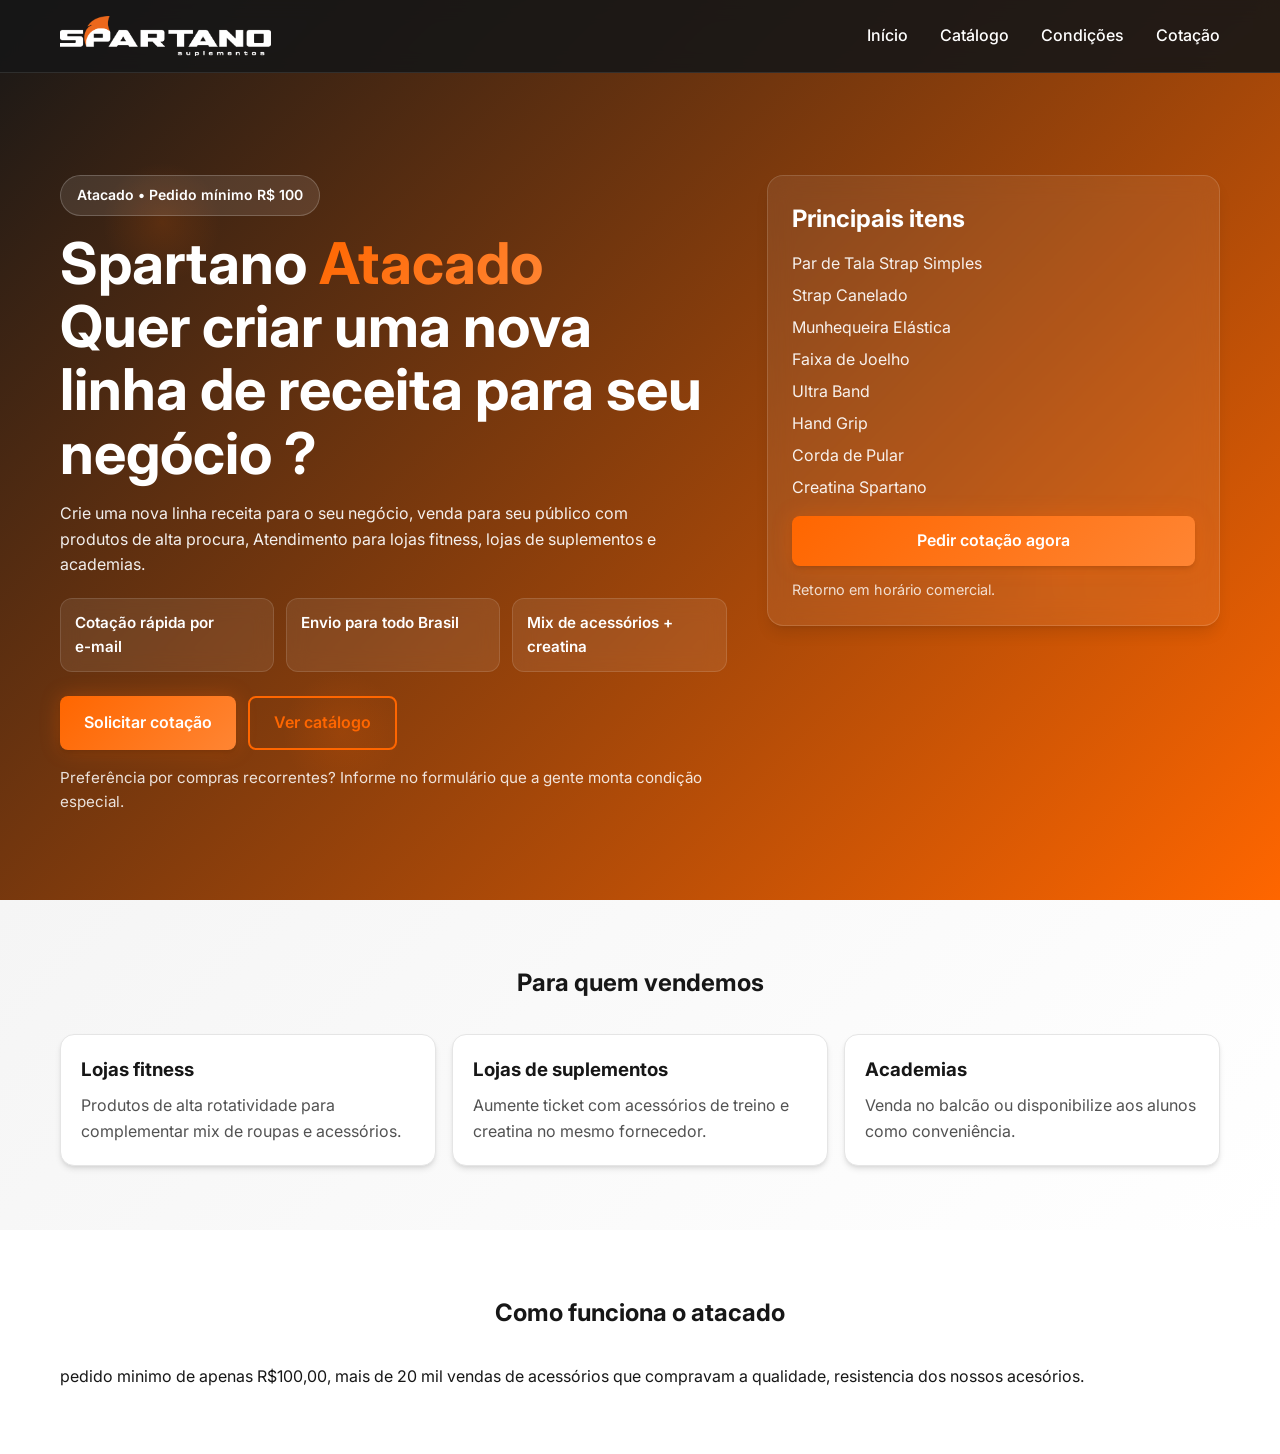
<file: index.html>
<!DOCTYPE html>
<html lang="pt-br">
<head>
  <meta charset="UTF-8" />
  <meta name="viewport" content="width=device-width, initial-scale=1.0" />

  <title>Atacado | Spartano Acessórios & Suplementos</title>
  <meta name="description" content="Solicite uma cotação de acessórios para academia e musculação no atacado. Atendimento rápido, pedido mínimo de R$100 e envio para todo o Brasil.">
<link rel="canonical" href="https://cotacao-pj-acessorio.onrender.com">
<meta name="robots" content="index, follow, max-image-preview:large, max-snippet:-1, max-video-preview:-1">

<meta property="og:type" content="website">
<meta property="og:site_name" content="Spartano Suplementos">
<meta property="og:locale" content="pt_BR">
<meta property="og:title" content="Cotação de Acessórios para Academia | Spartano Suplementos">
<meta property="og:description" content="Peça sua cotação no atacado para academia, box ou personal trainer. Atendimento rápido e envio para todo o Brasil.">
<meta property="og:url" content="https://cotacao-pj-acessorio.onrender.com">

<meta name="twitter:card" content="summary_large_image">
<meta name="twitter:title" content="Cotação de Acessórios para Academia | Spartano Suplementos">
<meta name="twitter:description" content="Solicite sua cotação de acessórios para academia no atacado com pedido mínimo de R$100.">
<meta name="twitter:url" content="https://cotacao-pj-acessorio.onrender.com">

  <link rel="stylesheet" href="./css/global.css" />
  <link rel="stylesheet" href="./css/home.css" />

  <link href="https://fonts.googleapis.com/css2?family=Inter:wght@300;400;500;600;700;800;900&display=swap" rel="stylesheet">
  <link rel="icon" type="image/png" href="./imgs/favicon.jpeg" />
  <script defer src="./js/menu-mobile.js"></script>

</head>

<!-- Google tag (gtag.js) -->
<script async src="https://www.googletagmanager.com/gtag/js?id=G-XZJR5C04BC"></script>
<script>
  window.dataLayer = window.dataLayer || [];
  function gtag(){dataLayer.push(arguments);}
  gtag('js', new Date());

  gtag('config', 'G-XZJR5C04BC');
</script>

<body>
  <!-- Header -->
  <header class="header">
    <div class="container">
      <div class="header-content">
        <div class="logo">
          <a href="index.html">
            <img src="./imgs/spartano_suplementos.png.png" alt="Spartano" class="logo-img">
          </a>
        </div>

        <nav class="nav">
          <ul class="nav-list">
            <li><a href="index.html">Início</a></li>
            <li><a href="./pages/catalogo.html">Catálogo</a></li>
            <li><a href="./pages/condicoes.html">Condições</a></li>
            <li><a href="./pages/cotacao.html">Cotação</a></li>
          </ul>
        </nav>

        <div class="mobile-menu-toggle" aria-label="Abrir menu" role="button" tabindex="0">
          <span></span><span></span><span></span>
        </div>
      </div>
    </div>
  </header>

  <main>
    <!-- Hero -->
    <section class="hero-home">
      <div class="hero-bg">
        <div class="floating-elements">
          <div class="floating-element"></div>
          <div class="floating-element"></div>
          <div class="floating-element"></div>
        </div>
      </div>

      <div class="container">
        <div class="hero-grid">
          <div class="hero-left">
            <div class="badge">Atacado • Pedido mínimo R$ 100</div>

            <h1 class="hero-title">
              Spartano <span class="gradient-text">Atacado</span><br/>
             Quer criar uma nova linha de receita para seu negócio ? 
            </h1>

            <p class="hero-subtitle">
              Crie uma nova linha receita para o seu negócio, venda para seu público com produtos de alta procura, Atendimento para
              lojas fitness, lojas de suplementos e academias.
            </p>

            <div class="hero-points">
              <div class="point">Cotação rápida por <br/>e-mail</div>
              <div class="point">Envio para todo Brasil</div>
              <div class="point">Mix de acessórios + creatina</div>
            </div>

            <div class="hero-cta">
              <a class="btn btn-primary" href="./pages/cotacao.html">Solicitar cotação</a>
              <a class="btn btn-outline" href="./pages/catalogo.html">Ver catálogo</a>
            </div>

            <p class="hero-note">
              Preferência por compras recorrentes? Informe no formulário que a gente monta condição especial.
            </p>
          </div>

          <div class="hero-right">
            <div class="hero-card">
              <h2 class="hero-card-title">Principais itens</h2>
              <ul class="hero-list">
                <li>Par de Tala Strap Simples</li>
                <li>Strap Canelado</li>
                <li>Munhequeira Elástica</li>
                <li>Faixa de Joelho</li>
                <li>Ultra Band</li>
                <li>Hand Grip</li>
                <li>Corda de Pular</li>
                <li>Creatina Spartano</li>
              </ul>
              <a class="btn btn-primary hero-card-btn" href="./pages/cotacao.html">Pedir cotação agora</a>
              <p class="hero-card-mini">Retorno em horário comercial.</p>
            </div>
          </div>
        </div>
      </div>
    </section>

    <!-- Para quem é -->
    <section class="section light">
      <div class="container">
        <h2 class="section-title">Para quem vendemos</h2>

        <div class="cards-3">
          <div class="info-card">
            <h3>Lojas fitness</h3>
            <p>Produtos de alta rotatividade para complementar mix de roupas e acessórios.</p>
          </div>
          <div class="info-card">
            <h3>Lojas de suplementos</h3>
            <p>Aumente ticket com acessórios de treino e creatina no mesmo fornecedor.</p>
          </div>
          <div class="info-card">
            <h3>Academias</h3>
            <p>Venda no balcão ou disponibilize aos alunos como conveniência.</p>
          </div>
        </div>
      </div>
    </section>

    <!-- Como funciona -->
    <section class="section">
      <div class="container">
        <h2 class="section-title">Como funciona o atacado</h2>
        <p>pedido minimo de apenas R$100,00, mais de 20 mil vendas de acessórios que compravam a qualidade, resistencia dos nossos acesórios.</p>

        <div class="s"
</file>
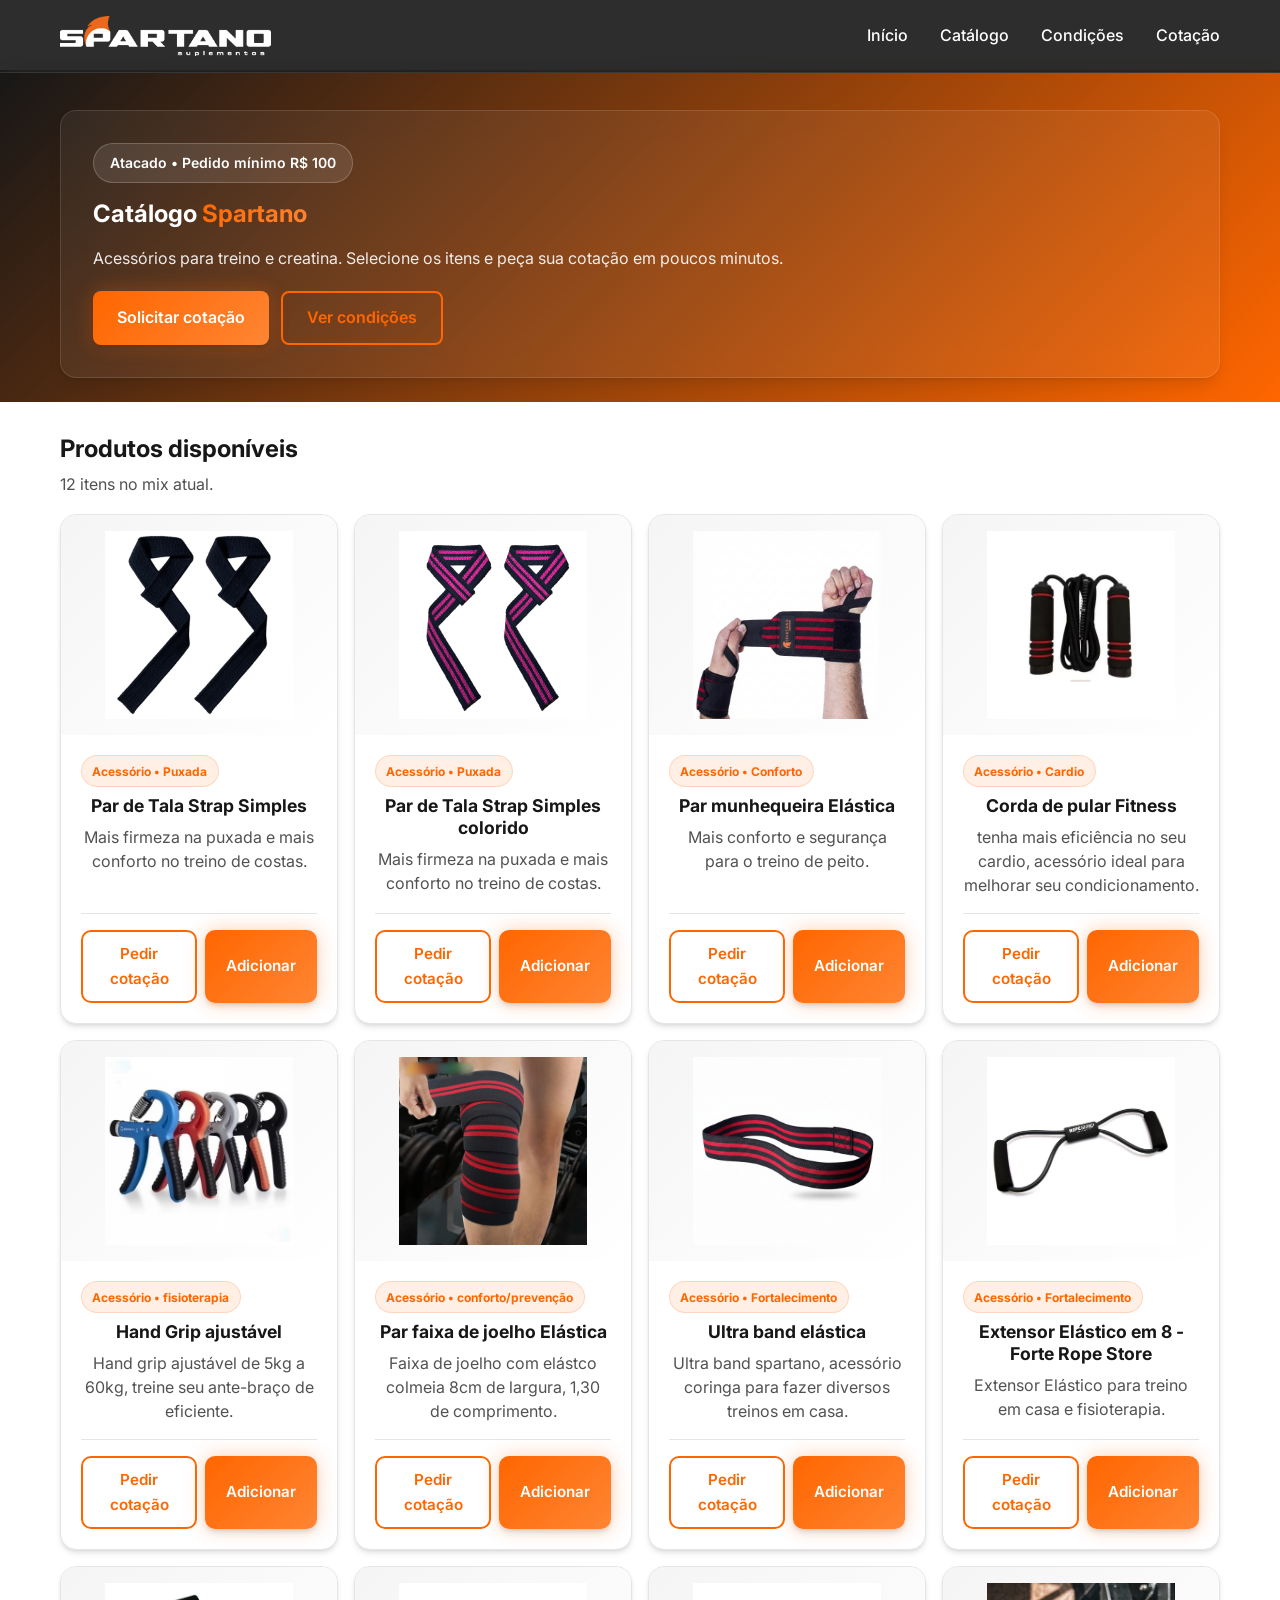
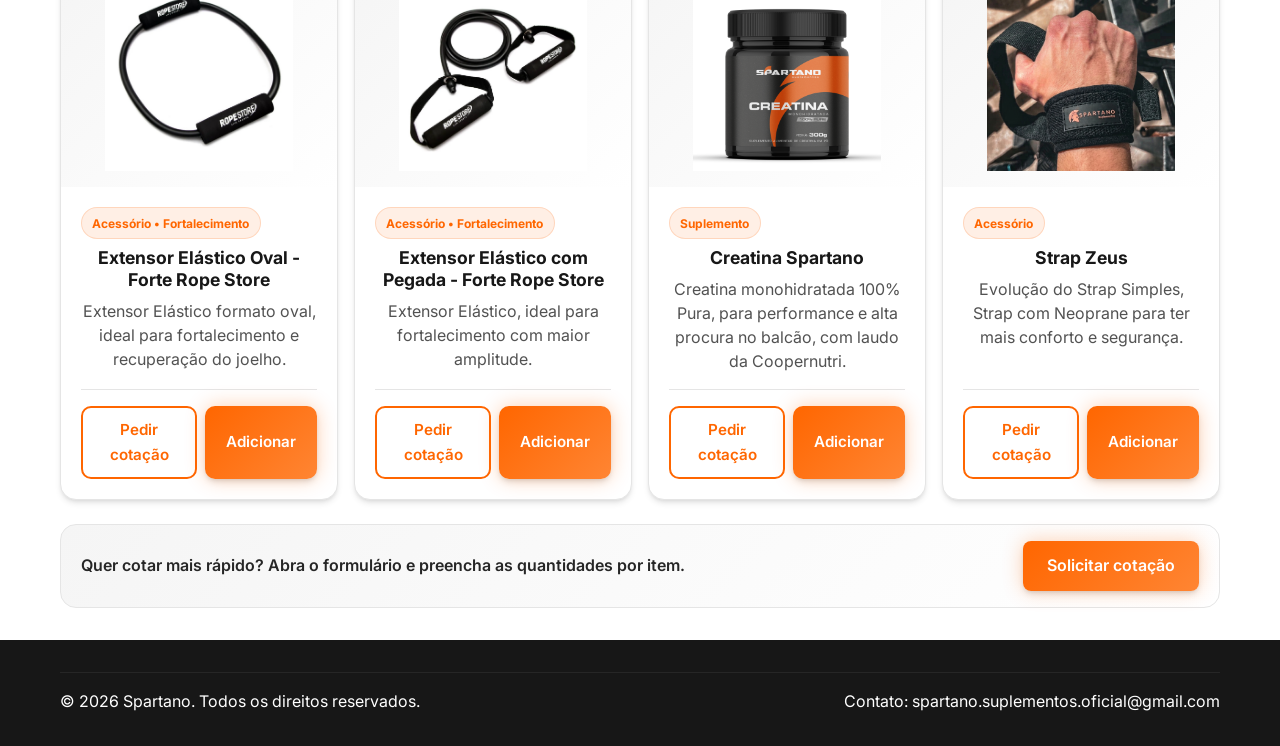
<file: pages/catalogo.html>
<!DOCTYPE html>
<html lang="pt-br">
<head>
  <meta charset="UTF-8" />
  <meta name="viewport" content="width=device-width, initial-scale=1.0" />

  <title>Catálogo Atacado | Spartano</title>
  <meta name="description" content="Catálogo de acessórios e creatina Spartano para atacado. Pedido mínimo R$ 100. Solicite cotação." />

  <link rel="stylesheet" href="../css/global.css" />
  <link rel="stylesheet" href="../css/catalogo.css" />

  <link href="https://fonts.googleapis.com/css2?family=Inter:wght@300;400;500;600;700;800;900&display=swap" rel="stylesheet">
  <link rel="icon" type="image/png" href="../imgs/faviconSpartano.png" />
</head>

<!-- Google tag (gtag.js) -->
<script async src="https://www.googletagmanager.com/gtag/js?id=G-XZJR5C04BC"></script>
<script>
  window.dataLayer = window.dataLayer || [];
  function gtag(){dataLayer.push(arguments);}
  gtag('js', new Date());

  gtag('config', 'G-XZJR5C04BC');
</script>

<body>
  <!-- Header -->
  <header class="header">
    <div class="container">
      <div class="header-content">
        <div class="logo">
          <a href="../index.html">
            <img src="../imgs/spartano_suplementos.png.png" alt="Spartano" class="logo-img">
          </a>
        </div>

        <nav class="nav">
          <ul class="nav-list">
            <li><a href="../index.html">Início</a></li>
            <li><a href="/pages/catalogo.html">Catálogo</a></li>
            <li><a href="/pages/condicoes.html">Condições</a></li>
            <li><a href="/pages/cotacao.html">Cotação</a></li>
          </ul>
        </nav>

        <div class="mobile-menu-toggle" aria-label="Abrir menu" role="button" tabindex="0">
          <span></span><span></span><span></span>
        </div>
      </div>
    </div>
  </header>

  <main class="page">
    <!-- Hero -->
    <section class="page-hero">
      <div class="container">
        <div class="page-hero-card">
          <div class="badge">Atacado • Pedido mínimo R$ 100</div>
          <h1 class="page-title">Catálogo <span class="gradient-text">Spartano</span></h1>
          <p class="page-subtitle">
            Acessórios para treino e creatina. Selecione os itens e peça sua cotação em poucos minutos.
          </p>

          <div class="hero-actions">
            <a class="btn btn-primary" href="./cotacao.html">Solicitar cotação</a>
            <a class="btn btn-outline" href="./condicoes.html">Ver condições</a>
          </div>
        </div>
      </div>
    </section>

    <!-- Lista -->
    <section class="page-content">
      <div class="container">
        <div class="toolbar">
          <div class="toolbar-left">
            <h2 class="section-title">Produtos disponíveis</h2>
            <p class="section-subtitle">12 itens no mix atual.</p>
          </div>
        </div>

        <div class="grid grid-products">

  <article class="product-card">
    <a class="product-media" href="cotacao.html#itens" aria-label="Par de Tala Strap Simples">
      <img src="/imgs/Strap par preto dif.jpg" alt="Par de Tala Strap Simples" loading="lazy">
    </a>

    <div class="product-body">
      <div class="chip">Acessório • Puxada</div>
      <h3 class="product-title">Par de Tala Strap Simples</h3>
      <p class="product-desc">Mais firmeza na puxada e mais conforto no treino de costas.</p>

      <div class="product-actions">
        <a class="btn btn-outline btn-small" href="cotacao.html">Pedir cotação</a>
        <a class="btn btn-primary btn-small" href="cotacao.html#itens" data-sku="qtd_tala_strap_simples">Adicionar</a>
      </div>
    </div>
  </article>

    <article class="product-card">
    <a class="product-media" href="cotacao.html#itens" aria-label="Par de Tala Strap Simples">
      <img src="/imgs/Strap Rosa 1 Par Shein.jpg" alt="Par de Tala Strap Simples" loading="lazy">
    </a>

    <div class="product-body">
      <div class="chip">Acessório • Puxada</div>
      <h3 class="product-title">Par de Tala Strap Simples colorido</h3>
      <p class="product-desc">Mais firmeza na puxada e mais conforto no treino de costas.</p>

      <div class="product-actions">
        <a class="btn btn-outline btn-small" href="cotacao.html">Pedir cotação</a>
        <a class="btn btn-primary btn-small" href="cotacao.html#itens" data-sku="qtd_tala_strap_simples">Adicionar</a>
      </div>
    </div>
  </article>

    <article class="product-card">
    <a class="product-media" href="cotacao.html#itens" aria-label="Par de Tala Strap Simples">
      <img src="/imgs/munhequeiraSpartano.png" alt="Par de Tala Strap Simples" loading="lazy">
    </a>

    <div class="product-body">
      <div class="chip">Acessório • Conforto</div>
      <h3 class="product-title">Par munhequeira Elástica</h3>
      <p class="product-desc">Mais conforto e segurança para o treino de peito.</p>

      <div class="product-actions">
        <a class="btn btn-outline btn-small" href="cotacao.html">Pedir cotação</a>
        <a class="btn btn-primary btn-small" href="cotacao.html#itens" data-sku="qtd_tala_strap_simples">Adicionar</a>
      </div>
    </div>
  </article>

    <article class="product-card">
    <a class="product-media" href="cotacao.html#itens" aria-label="Par de Tala Strap Simples">
      <img src="/imgs/Corda de Pular Principal.avif" alt="Par de Tala Strap Simples" loading="lazy">
    </a>

    <div class="product-body">
      <div class="chip">Acessório • Cardio</div>
      <h3 class="product-title">Corda de pular Fitness</h3>
      <p class="product-desc">tenha mais eficiência no seu cardio, acessório ideal para melhorar seu condicionamento.</p>

      <div class="product-actions">
        <a class="btn btn-outline btn-small" href="cotacao.html">Pedir cotação</a>
        <a class="btn btn-primary btn-small" href="cotacao.html#itens" data-sku="qtd_tala_strap_simples">Adicionar</a>
      </div>
    </div>
  </article>

    <article class="product-card">
    <a class="product-media" href="cotacao.html#itens" aria-label="Par de Tala Strap Simples">
      <img src="/imgs/hand-grip-3.png" alt="Par de Tala Strap Simples" loading="lazy">
    </a>

    <div class="product-body">
      <div class="chip">Acessório • fisioterapia</div>
      <h3 class="product-title">Hand Grip ajustável</h3>
      <p class="product-desc">Hand grip ajustável de 5kg a 60kg, treine seu ante-braço de eficiente.</p>

      <div class="product-actions">
        <a class="btn btn-outline btn-small" href="cotacao.html">Pedir cotação</a>
        <a class="btn btn-primary btn-small" href="cotacao.html#itens" data-sku="qtd_tala_strap_simples">Adicionar</a>
      </div>
    </div>
  </article>

    <article class="product-card">
    <a class="product-media" href="cotacao.html#itens" aria-label="Par de Tala Strap Simples">
      <img src="/imgs/Joelho-El-stico-Esportivo-para-Halterofilismo-Correias-para-Treino-de-Gin-stica-Fitness-Squats-Training-Protetor.jpg_.webp" alt="Par de Tala Strap Simples" loading="lazy">
    </a>

    <div class="product-body">
      <div class="chip">Acessório • conforto/prevenção</div>
      <h3 class="product-title">Par faixa de joelho Elástica</h3>
      <p class="product-desc">Faixa de joelho com elástco colmeia 8cm de largura, 1,30 de comprimento.</p>

      <div class="product-actions">
        <a class="btn btn-outline btn-small" href="cotacao.html">Pedir cotação</a>
        <a class="btn btn-primary btn-small" href="cotacao.html#itens" data-sku="qtd_tala_strap_simples">Adicionar</a>
      </div>
    </div>
  </article>

   <article class="product-card">
    <a class="product-media" href="cotacao.html#itens" aria-label="Par de Tala Strap Simples">
      <img src="/imgs/UltraBand.png" alt="Par de Tala Strap Simples" loading="lazy">
    </a>

    <div class="product-body">
      <div class="chip">Acessório • Fortalecimento</div>
      <h3 class="product-title">Ultra band elástica</h3>
      <p class="product-desc">Ultra band spartano, acessório coringa para fazer diversos treinos em casa.</p>

      <div class="product-actions">
        <a class="btn btn-outline btn-small" href="cotacao.html">Pedir cotação</a>
        <a class="btn btn-primary btn-small" href="cotacao.html#itens" data-sku="qtd_tala_strap_simples">Adicionar</a>
      </div>
    </div>
  </article>

  <article class="product-card">
    <a class="product-media" href="cotacao.html#itens" aria-label="Par de Tala Strap Simples">
      <img src="/imgs/kit_extensores_trainingset_rope_store_3 (1).jpg" alt="Par de Tala Strap Simples" loading="lazy">
    </a>

    <div class="product-body">
      <div class="chip">Acessório • Fortalecimento</div>
      <h3 class="product-title">Extensor Elástico em 8 - Forte Rope Store </h3>
      <p class="product-desc">Extensor Elástico para treino em casa e fisioterapia.</p>

      <div class="product-actions">
        <a class="btn btn-outline btn-small" href="cotacao.html">Pedir cotação</a>
        <a class="btn btn-primary btn-small" href="cotacao.html#itens" data-sku="qtd_tala_strap_simples">Adicionar</a>
      </div>
    </div>
  </article>

  <article class="product-card">
    <a class="product-media" href="cotacao.html#itens" aria-label="Par de Tala Strap Simples">
      <img src="/imgs/kit_extensores_trainingset_rope_store_4.jpg" alt="Par de Tala Strap Simples" loading="lazy">
    </a>

    <div class="product-body">
      <div class="chip">Acessório • Fortalecimento</div>
      <h3 class="product-title">Extensor Elástico Oval - Forte Rope Store</h3>
      <p class="product-desc">Extensor Elástico formato oval, ideal para fortalecimento e recuperação do joelho.</p>

      <div class="product-actions">
        <a class="btn btn-outline btn-small" href="cotacao.html">Pedir cotação</a>
        <a class="btn btn-primary btn-small" href="cotacao.html#itens" data-sku="qtd_tala_strap_simples">Adicionar</a>
      </div>
    </div>
  </article>

  <article class="product-card">
    <a class="product-media" href="cotacao.html#itens" aria-label="Par de Tala Strap Simples">
      <img src="/imgs/kit_extensores_trainingset_rope_store_5.webp" alt="Par de Tala Strap Simples" loading="lazy">
    </a>

    <div class="product-body">
      <div class="chip">Acessório • Fortalecimento</div>
      <h3 class="product-title">Extensor Elástico com Pegada - Forte Rope Store</h3>
      <p class="product-desc">Extensor Elástico, ideal para fortalecimento com maior amplitude.</p>

      <div class="product-actions">
        <a class="btn btn-outline btn-small" href="cotacao.html">Pedir cotação</a>
        <a class="btn btn-primary btn-small" href="cotacao.html#itens" data-sku="qtd_tala_strap_simples">Adicionar</a>
      </div>
    </div>
  </article>


  <article class="product-card">
    <a class="product-media" href="cotacao.html#itens" aria-label="Creatina Spartano">
      <img src="/imgs/Design sem nome - 2025-08-27T164126.522.png" alt="Creatina Spartano" loading="lazy">
    </a>

    <div class="product-body">
      <div class="chip">Suplemento</div>
      <h3 class="product-title">Creatina Spartano</h3>
      <p class="product-desc">Creatina monohidratada 100% Pura, para performance e alta procura no balcão, com laudo da Coopernutri.</p>

      <div class="product-actions">
        <a class="btn btn-outline btn-small" href="cotacao.html">Pedir cotação</a>
        <a class="btn btn-primary btn-small" href="cotacao.html#itens" data-sku="qtd_creatina_spartano">Adicionar</a>
      </div>
    </div>
  </article>

  <article class="product-card">
    <a class="product-media" href="cotacao.html#itens" aria-label="Strap Zeus">
      <img src="/imgs/par strap Zeus.png" alt="Strap Zeus" loading="lazy">
    </a>

    <div class="product-body">
      <div class="chip">Acessório</div>
      <h3 class="product-title">Strap Zeus</h3>
      <p class="product-desc">Evolução do Strap Simples, Strap com Neoprane para ter mais conforto e segurança.</p>

      <div class="product-actions">
        <a class="btn btn-outline btn-small" href="cotacao.html">Pedir cotação</a>
        <a class="btn btn-primary btn-small" href="cotacao.html#itens" data-sku="qtd_strap_zeus">Adicionar</a>
      </div>
    </div>
  </article>

</div>




        <div class="catalog-cta">
          <div class="catalog-cta-text">
            Quer cotar mais rápido? Abra o formulário e preencha as quantidades por item.
          </div>
          <a class="btn btn-primary" href="cotacao.html">Solicitar cotação</a>
        </div>
      </div>
    </section>
  </main>

  <footer class="footer">
    <div class="container">
      <div class="footer-bottom">
        <p>© 2026 Spartano. Todos os direitos reservados.</p>
        <p>Contato: spartano.suplementos.oficial@gmail.com</p>
      </div>
    </div>
  </footer>
  
  <script src="../js/menu-mobile.js"></script>
  <script src="../js/avaliacao.js"></script>
</body>
</html>
</file>
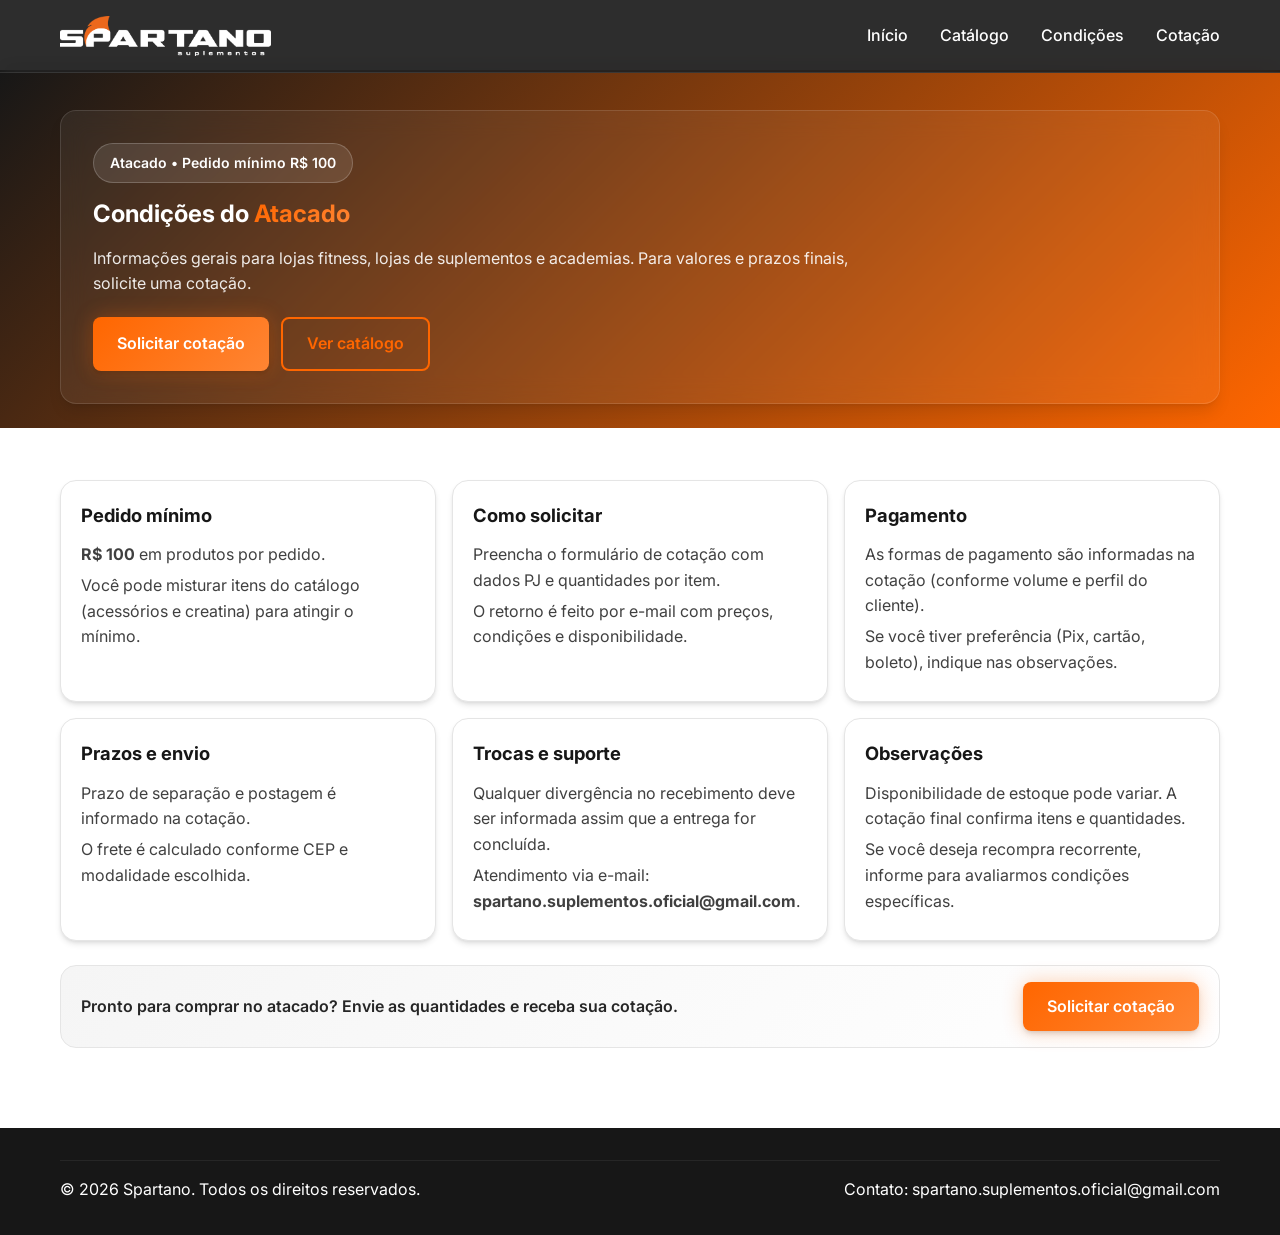
<file: pages/condicoes.html>
<!DOCTYPE html>
<html lang="pt-br">
<head>
  <meta charset="UTF-8" />
  <meta name="viewport" content="width=device-width, initial-scale=1.0" />

  <title>Condições do Atacado | Spartano</title>
  <meta name="description" content="Condições do atacado Spartano: pedido mínimo R$ 100, como solicitar cotação, prazos e envio." />

  <link rel="stylesheet" href="../css/global.css" />
  <link rel="stylesheet" href="../css/condicoes.css" />

  <link href="https://fonts.googleapis.com/css2?family=Inter:wght@300;400;500;600;700;800;900&display=swap" rel="stylesheet">
  <link rel="icon" type="image/png" href="../imgs/faviconSpartano.png" />
</head>

<!-- Google tag (gtag.js) -->
<script async src="https://www.googletagmanager.com/gtag/js?id=G-XZJR5C04BC"></script>
<script>
  window.dataLayer = window.dataLayer || [];
  function gtag(){dataLayer.push(arguments);}
  gtag('js', new Date());

  gtag('config', 'G-XZJR5C04BC');
</script>

<body>
  <!-- Header -->
  <header class="header">
    <div class="container">
      <div class="header-content">
        <div class="logo">
          <a href="../index.html">
            <img src="../imgs/spartano_suplementos.png.png" alt="Spartano" class="logo-img">
          </a>
        </div>

        <nav class="nav">
          <ul class="nav-list">
            <li><a href="../index.html">Início</a></li>
            <li><a href="/pages/catalogo.html">Catálogo</a></li>
            <li><a href="/pages/condicoes.html">Condições</a></li>
            <li><a href="/pages/cotacao.html">Cotação</a></li>
          </ul>
        </nav>

        <div class="mobile-menu-toggle" aria-label="Abrir menu" role="button" tabindex="0">
          <span></span><span></span><span></span>
        </div>
      </div>
    </div>
  </header>

  <main class="page">
    <!-- Hero -->
    <section class="page-hero">
      <div class="container">
        <div class="page-hero-card">
          <div class="badge">Atacado • Pedido mínimo R$ 100</div>
          <h1 class="page-title">Condições do <span class="gradient-text">Atacado</span></h1>
          <p class="page-subtitle">
            Informações gerais para lojas fitness, lojas de suplementos e academias. Para valores e prazos finais,
            solicite uma cotação.
          </p>

          <div class="hero-actions">
            <a class="btn btn-primary" href="cotacao.html">Solicitar cotação</a>
            <a class="btn btn-outline" href="catalogo.html">Ver catálogo</a>
          </div>
        </div>
      </div>
    </section>

    <!-- Conteúdo -->
    <section class="page-content">
      <div class="container">
        <div class="grid">
          <article class="info">
            <h2>Pedido mínimo</h2>
            <p><strong>R$ 100</strong> em produtos por pedido.</p>
            <p>Você pode misturar itens do catálogo (acessórios e creatina) para atingir o mínimo.</p>
          </article>

          <article class="info">
            <h2>Como solicitar</h2>
            <p>Preencha o formulário de cotação com dados PJ e quantidades por item.</p>
            <p>O retorno é feito por e-mail com preços, condições e disponibilidade.</p>
          </article>

          <article class="info">
            <h2>Pagamento</h2>
            <p>As formas de pagamento são informadas na cotação (conforme volume e perfil do cliente).</p>
            <p>Se você tiver preferência (Pix, cartão, boleto), indique nas observações.</p>
          </article>

          <article class="info">
            <h2>Prazos e envio</h2>
            <p>Prazo de separação e postagem é informado na cotação.</p>
            <p>O frete é calculado conforme CEP e modalidade escolhida.</p>
          </article>

          <article class="info">
            <h2>Trocas e suporte</h2>
            <p>Qualquer divergência no recebimento deve ser informada assim que a entrega for concluída.</p>
            <p>Atendimento via e-mail: <strong>spartano.suplementos.oficial@gmail.com</strong>.</p>
          </article>

          <article class="info">
            <h2>Observações</h2>
            <p>Disponibilidade de estoque pode variar. A cotação final confirma itens e quantidades.</p>
            <p>Se você deseja recompra recorrente, informe para avaliarmos condições específicas.</p>
          </article>
        </div>

        <div class="cta-box">
          <div class="cta-text">
            Pronto para comprar no atacado? Envie as quantidades e receba sua cotação.
          </div>
          <a class="btn btn-primary" href="cotacao.html">Solicitar cotação</a>
        </div>
      </div>
    </section>
  </main>

  <footer class="footer">
    <div class="container">
      <div class="footer-bottom">
        <p>© 2026 Spartano. Todos os direitos reservados.</p>
        <p>Contato: spartano.suplementos.oficial@gmail.com</p>
      </div>
    </div>
  </footer>

  <script src="../js/menu-mobile.js"></script>
</body>
</html>
</file>
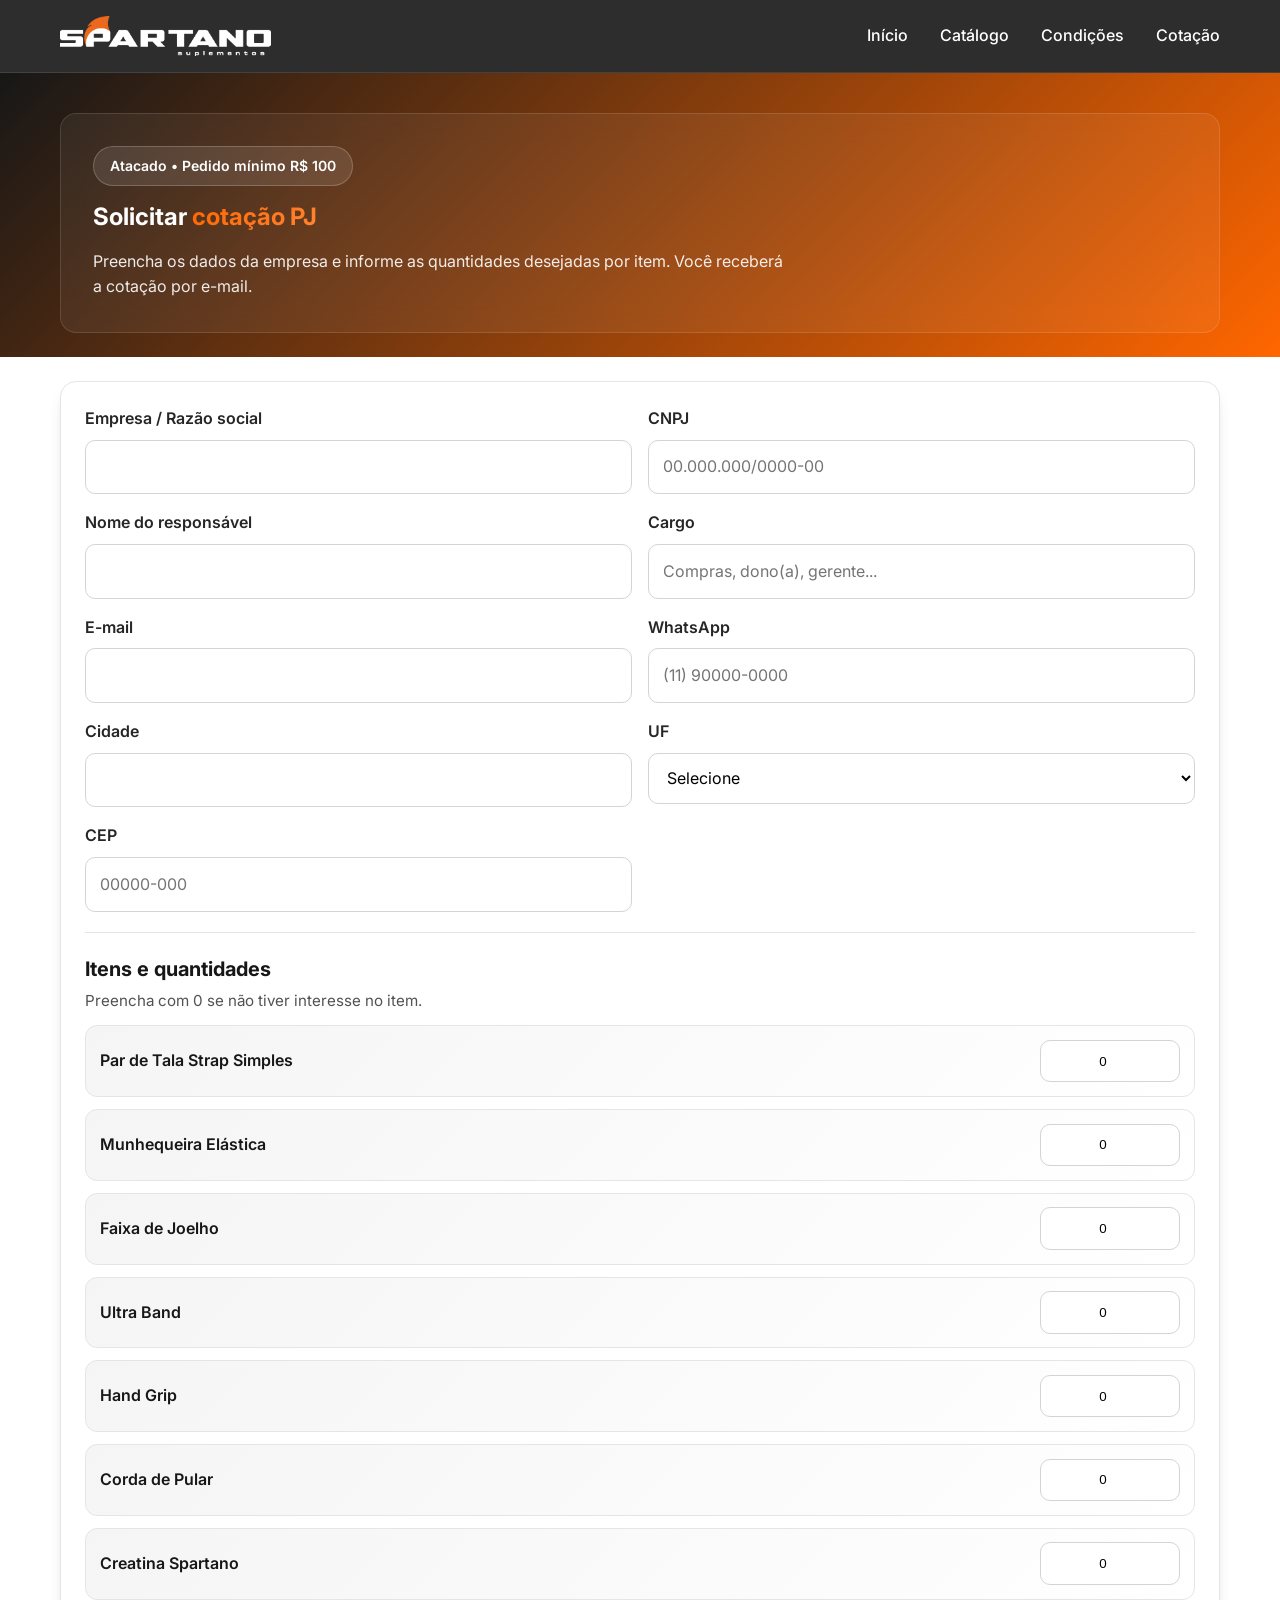
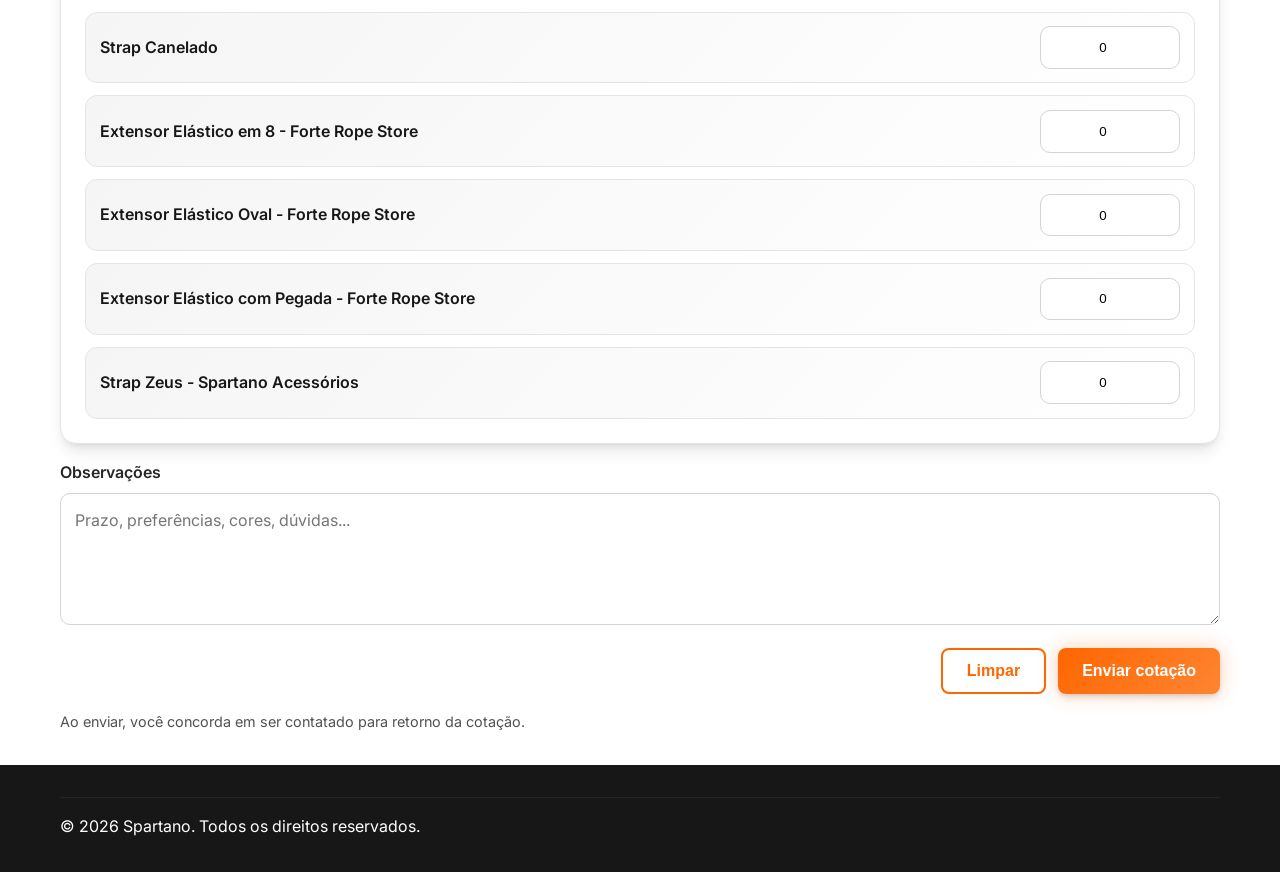
<file: pages/cotacao.html>
<!DOCTYPE html>
<html lang="pt-br">
<head>
  <meta charset="UTF-8" />
  <meta name="viewport" content="width=device-width, initial-scale=1.0" />
  <title>Cotação Atacado | Spartano</title>

  <link rel="stylesheet" href="../css/global.css" />
  <link rel="stylesheet" href="../css/cotacao.css" />

  <link href="https://fonts.googleapis.com/css2?family=Inter:wght@300;400;500;600;700;800;900&display=swap" rel="stylesheet">
  <link rel="icon" type="image/png" href="../imgs/faviconSpartano.png" />
</head>

<!-- Google tag (gtag.js) -->
<script async src="https://www.googletagmanager.com/gtag/js?id=G-XZJR5C04BC"></script>
<script>
  window.dataLayer = window.dataLayer || [];
  function gtag(){dataLayer.push(arguments);}
  gtag('js', new Date());

  gtag('config', 'G-XZJR5C04BC');
</script>

<body>
  <!-- Header (mesmo padrão do seu template) -->
  <header class="header">
    <div class="container">
      <div class="header-content">
        <div class="logo">
          <a href="../index.html">
            <img src="../imgs/spartano_suplementos.png.png" alt="Spartano" class="logo-img">
          </a>
        </div>

        <nav class="nav">
          <ul class="nav-list">
            <li><a href="../index.html">Início</a></li>
            <li><a href="/pages/catalogo.html">Catálogo</a></li>
            <li><a href="/pages/condicoes.html">Condições</a></li>
            <li><a href="/pages/cotacao.html">Cotação</a></li>
          </ul>
        </nav>

        <div class="mobile-menu-toggle" aria-label="Abrir menu" role="button" tabindex="0">
          <span></span><span></span><span></span>
        </div>
      </div>
    </div>
  </header>

  <main class="page">
    <section class="page-hero">
      <div class="container">
        <div class="page-hero-card">
          <div class="badge">Atacado • Pedido mínimo R$ 100</div>
          <h1 class="page-title">Solicitar <span class="gradient-text">cotação PJ</span></h1>
          <p class="page-subtitle">Preencha os dados da empresa e informe as quantidades desejadas por item. Você receberá a cotação por e-mail.</p>
        </div>
      </div>
    </section>

    <section class="page-content">
      <div class="container">
        <div class="form-card">
          <form
            id="cotacaoForm"
            action="https://formspree.io/f/xzdaevvo";
            method="POST"
          >
            <input type="hidden" name="tipo" value="Cotação Atacado - Spartano" />

            <div class="form-grid">
              <div class="field">
                <label for="empresa">Empresa / Razão social</label>
                <input id="empresa" name="empresa" required autocomplete="organization"  />
              </div>

              <div class="field">
                <label for="cnpj">CNPJ</label>
                <input id="cnpj" name="cnpj" required isnputmode="numeric" placeholder="00.000.000/0000-00"
                aria-required="true" />
              </div>

              <div class="field">
                <label for="responsavel">Nome do responsável</label>
                <input id="responsavel" name="responsavel" required autocomplete="name" />
              </div>

              <div class="field">
                <label for="cargo">Cargo</label>
                <input id="cargo" name="cargo" placeholder="Compras, dono(a), gerente..." />
              </div>

              <div class="field">
                <label for="email">E-mail</label>
                <input id="email" type="email" name="email" required autocomplete="email" />
              </div>

              <div class="field">
                <label for="whatsapp">WhatsApp</label>
                <input id="whatsapp" name="whatsapp" required inputmode="tel" placeholder="(11) 90000-0000" />
              </div>

              <div class="field">
                <label for="cidade">Cidade</label>
                <input id="cidade" name="cidade" required />
              </div>

              <div class="field">
                <label for="uf">UF</label>
                <select id="uf" name="uf" required>
                  <option value="" selected disabled>Selecione</option>
                  <option>SP</option><option>RJ</option><option>MG</option><option>PR</option><option>SC</option><option>RS</option>
                  <option>ES</option><option>BA</option><option>PE</option><option>CE</option><option>GO</option><option>DF</option>
                  <option>PA</option><option>AM</option><option>MA</option><option>PB</option><option>RN</option><option>AL</option>
                  <option>SE</option><option>PI</option><option>MT</option><option>MS</option><option>RO</option><option>RR</option>
                  <option>TO</option><option>AP</option><option>AC</option>
                </select>
              </div>

              <div class="field">
                <label for="cep">CEP</label>
                <input id="cep" name="cep" required inputmode="numeric" placeholder="00000-000" />
              </div>
            </div>

            <div class="divider"></div>

            <div class="items-header">
              <h2 class="items-title">Itens e quantidades</h2>
              <p class="items-subtitle">Preencha com 0 se não tiver interesse no item.</p>
            </div>

            <div class="items-grid">
              <!-- Cada item: nome + quantidade -->
              <div class="item-row">
                <div class="item-name">Par de Tala Strap Simples</div>
                <input class="qty" type="number" min="0" step="1" name="qtd_tala_strap_simples" value="0" />
              </div>

              <div class="item-row">
                <div class="item-name">Munhequeira Elástica</div>
                <input class="qty" type="number" min="0" step="1" name="qtd_munhequeira_elastica" value="0" />
              </div>

              <div class="item-row">
                <div class="item-name">Faixa de Joelho</div>
                <input class="qty" type="number" min="0" step="1" name="qtd_faixa_joelho" value="0" />
              </div>

              <div class="item-row">
                <div class="item-name">Ultra Band</div>
                <input class="qty" type="number" min="0" step="1" name="qtd_ultra_band" value="0" />
              </div>

              <div class="item-row">
                <div class="item-name">Hand Grip</div>
                <input class="qty" type="number" min="0" step="1" name="qtd_hand_grip" value="0" />
              </div>

              <div class="item-row">
                <div class="item-name">Corda de Pular</div>
                <input class="qty" type="number" min="0" step="1" name="qtd_corda_pular" value="0" />
              </div>

              <div class="item-row">
                <div class="item-name">Creatina Spartano</div>
                <input class="qty" type="number" min="0" step="1" name="qtd_creatina_spartano" value="0" />
              </div>

              <div class="item-row">
                <div class="item-name">Strap Canelado</div>
                <input class="qty" type="number" min="0" step="1" name="qtd_strap_canelado" value="0" />
              </div>

              <div class="item-row">
                <div class="item-name">Extensor Elástico em 8 - Forte Rope Store</div>
                <input class="qty" type="number" min="0" step="1" name="qtd_extensor_elastico_8" value="0" />
              </div>
            <div class="item-row">
                <div class="item-name">Extensor Elástico Oval - Forte Rope Store</div>
                <input class="qty" type="number" min="0" step="1" name="qtd_extensor_elastico_oval" value="0" />
              </div>
              
              <div class="item-row">
                <div class="item-name">Extensor Elástico com Pegada - Forte Rope Store</div>
                <input class="qty" type="number" min="0" step="1" name="qtd_extensor_elastico_pegada" value="0" />
              </div>

              <div class="item-row">
                <div class="item-name">Strap Zeus - Spartano Acessórios</div>
                <input class="qty" type="number" min="0" step="1" name="qtd_strap_zeus_spartano" value="0" />
              </div>
            </div>

            
             
            </div>

            

            <div class="field mt-16">
              <label for="obs">Observações</label>
              <textarea id="obs" name="observacoes" rows="4" placeholder="Prazo, preferências, cores, dúvidas..."></textarea>
            </div>

            <div class="actions">
              <button class="btn btn-outline" type="reset">Limpar</button>
              <button class="btn btn-primary" type="submit">Enviar cotação</button>
            </div>

            <p class="form-note">
              Ao enviar, você concorda em ser contatado para retorno da cotação.
            </p>
          </form>
        </div>
      </div>
    </section>
  </main>

  <footer class="footer">
    <div class="container">
      <div class="footer-bottom">
        <p>© 2026 Spartano. Todos os direitos reservados.</p>
      </div>
    </div>
  </footer>

  <script src="../js/menu-mobile.js"></script>
</body>
</html>
</file>
<file: css/global.css>
/* assets/css/global.css */

/* Reset e base */
* { margin: 0; padding: 0; box-sizing: border-box; }

:root{
  --primary-color: #FF6600;
  --primary-dark: #E55A00;
  --primary-light: #FF8533;

  --black: #171717;
  --white: #FFFFFF;

  --gray-100: #F5F5F5;
  --gray-200: #E5E5E5;
  --gray-300: #D4D4D4;
  --gray-400: #A3A3A3;
  --gray-500: #737373;
  --gray-600: #525252;
  --gray-700: #404040;
  --gray-800: #262626;
  --gray-900: #171717;

  --gradient-hero: linear-gradient(135deg, var(--black) 0%, var(--primary-color) 100%);
  --gradient-primary: linear-gradient(135deg, var(--primary-color) 0%, var(--primary-light) 100%);
  --gradient-text: linear-gradient(135deg, var(--primary-color) 0%, var(--primary-light) 100%);

  --shadow-md: 0 4px 6px -1px rgba(0,0,0,.1), 0 2px 4px -2px rgba(0,0,0,.1);
  --shadow-lg: 0 10px 15px -3px rgba(0,0,0,.1), 0 4px 6px -4px rgba(0,0,0,.1);
  --shadow-glow: 0 0 20px rgba(255, 102, 0, 0.30);

  --transition: all .3s cubic-bezier(.4,0,.2,1);
  --font-family: Inter, -apple-system, BlinkMacSystemFont, "Segoe UI", Roboto, sans-serif;
}

html { scroll-behavior: smooth; }
body{
  font-family: var(--font-family);
  line-height: 1.6;
  color: var(--gray-900);
  background: var(--white);
  overflow-x: hidden;
}

.container{
  max-width: 1200px;
  margin: 0 auto;
  padding: 0 20px;
}

.gradient-text{
  background: var(--gradient-text);
  -webkit-background-clip: text;
  -webkit-text-fill-color: transparent;
  background-clip: text;
}

/* Header (reaproveita seu padrão) */
.header{
  position: fixed;
  top: 0; left: 0; right: 0;
  z-index: 1000;
  background: rgba(23,23,23,.90);
  backdrop-filter: blur(10px);
  border-bottom: 1px solid rgba(255,255,255,.10);
}
.header-content{
  display:flex;
  align-items:center;
  justify-content: space-between;
  padding: 1rem 0;
}
.logo-img{ height: 40px; width: auto; display:block; }
.nav-list{ display:flex; list-style:none; gap: 2rem; }
.nav-list a{
  color: var(--white);
  text-decoration:none;
  font-weight: 500;
  transition: var(--transition);
}
.nav-list a:hover{ color: var(--primary-color); }

.mobile-menu-toggle{
  display:none;
  flex-direction: column;
  gap: 4px;
  cursor: pointer;
}
.mobile-menu-toggle span{
  width: 25px;
  height: 3px;
  background: var(--white);
  transition: var(--transition);
}

/* Botões */
.btn{
  display:inline-flex;
  align-items:center;
  justify-content:center;
  padding: 12px 24px;
  border: none;
  border-radius: 8px;
  font-weight: 600;
  font-size: 1rem;
  text-decoration:none;
  cursor:pointer;
  transition: var(--transition);
}
.btn-primary{
  background: var(--gradient-primary);
  color: var(--white);
  box-shadow: var(--shadow-md), var(--shadow-glow);
}
.btn-primary:hover{
  transform: translateY(-2px);
  box-shadow: var(--shadow-lg), 0 0 30px rgba(255,102,0,.40);
}
.btn-outline{
  background: transparent;
  color: var(--primary-color);
  border: 2px solid var(--primary-color);
}
.btn-outline:hover{
  background: var(--primary-color);
  color: var(--white);
  transform: translateY(-2px);
}

/* Badge simples (pra usar nas páginas) */
.badge{
  display:inline-flex;
  align-items:center;
  gap: .5rem;
  background: rgba(255,255,255,.10);
  color: var(--white);
  border: 1px solid rgba(255,255,255,.20);
  padding: .5rem 1rem;
  border-radius: 999px;
  font-size: .875rem;
  font-weight: 600;
}

/* Footer (mínimo) */
.footer{
  background: var(--gray-900);
  color: var(--white);
  padding: 2rem 0;
  margin-top: 2rem;
}
.footer-bottom{
  display:flex;
  justify-content: space-between;
  align-items:center;
  flex-wrap: wrap;
  gap: 1rem;
  border-top: 1px solid var(--gray-800);
  padding-top: 1rem;
}

/* Responsivo do menu (compatível com seu menu-mobile.js) */
@media (max-width: 768px){
  .nav{ 
    position: absolute;
    top: 100%;
    left: 0; right: 0;
    background: rgba(23,23,23,.95);
    backdrop-filter: blur(10px);
    transform: translateY(-100%);
    opacity: 0;
    visibility: hidden;
    transition: var(--transition);
    border-top: 1px solid rgba(255,255,255,.10);
  }
  .nav.active{
    transform: translateY(0);
    opacity: 1;
    visibility: visible;
  }
  .nav-list{
    flex-direction: column;
    padding: 1rem 0;
    gap: 0;
  }
  .nav-list li{ border-bottom: 1px solid rgba(255,255,255,.08); }
  .nav-list a{ display:block; padding: 1rem 1.25rem; }
  .mobile-menu-toggle{ display:flex; }
}
</file>
<file: css/home.css>
/* assets/css/home.css */

/* HERO */
.hero-home{
  position: relative;
  min-height: 100vh;
  display: flex;
  align-items: center;
  padding-top: 90px; /* compensa header fixo */
  background: var(--gradient-hero);
  overflow: hidden;
}

.hero-bg{ position:absolute; inset:0; z-index:1; }
.floating-elements{ position:absolute; inset:0; }
.floating-element{
  position:absolute;
  width: 120px; height: 120px;
  border-radius: 50%;
  background: radial-gradient(circle, rgba(255,102,0,.14) 0%, transparent 70%);
  animation: float 7s ease-in-out infinite;
}
.floating-element:nth-child(1){ top: 18%; left: 8%; }
.floating-element:nth-child(2){ top: 55%; right: 12%; animation-delay: 1.5s; }
.floating-element:nth-child(3){ bottom: 12%; left: 22%; animation-delay: 3s; }

@keyframes float{
  0%,100%{ transform: translateY(0) rotate(0); }
  50%{ transform: translateY(-18px) rotate(180deg); }
}

.hero-grid{
  position: relative;
  z-index: 2;
  display: grid;
  grid-template-columns: 1.25fr .85fr;
  gap: 2.5rem;
  align-items: start;
  padding: 2rem 0;
}

.hero-left{ color: var(--white); }

.hero-title{
  font-size: clamp(2.2rem, 4.5vw, 3.6rem);
  line-height: 1.1;
  margin: 1rem 0;
}

.hero-subtitle{
  opacity: .92;
  max-width: 60ch;
}

.hero-points{
  margin: 1.25rem 0 1.5rem;
  display: grid;
  grid-template-columns: repeat(3, minmax(0, 1fr));
  gap: .75rem;
}

.point{
  padding: .75rem .85rem;
  border-radius: 12px;
  background: rgba(255,255,255,.08);
  border: 1px solid rgba(255,255,255,.12);
  backdrop-filter: blur(10px);
  font-weight: 600;
  font-size: .95rem;
}

.hero-cta{
  display:flex;
  gap: .75rem;
  flex-wrap: wrap;
  margin-top: .5rem;
}

.hero-note{
  margin-top: 1rem;
  opacity: .85;
  font-size: .95rem;
}

/* CARD DA DIREITA */
.hero-card{
  background: rgba(255,255,255,.07);
  border: 1px solid rgba(255,255,255,.14);
  backdrop-filter: blur(12px);
  border-radius: 16px;
  padding: 1.5rem;
  color: var(--white);
  box-shadow: var(--shadow-lg);
}

.hero-card-title{ margin-bottom: .75rem; }

.hero-list{
  list-style: none;
  display:grid;
  gap: .4rem;
  opacity: .92;
}

.hero-card-btn{
  width: 100%;
  margin-top: 1rem;
}

.hero-card-mini{
  margin-top: .75rem;
  opacity: .8;
  font-size: .9rem;
}

/* SEÇÕES */
.section{
  padding: 4rem 0;
  background: var(--white);
}

.section.light{
  background: linear-gradient(135deg, var(--gray-100) 0%, var(--white) 100%);
}

.section-title{
  text-align:center;
  margin-bottom: 2rem;
}

/* CARDS 3 COLUNAS */
.cards-3{
  display:grid;
  grid-template-columns: repeat(3, minmax(0,1fr));
  gap: 1rem;
}

.info-card{
  background: var(--white);
  border: 1px solid var(--gray-200);
  border-radius: 14px;
  padding: 1.25rem;
  box-shadow: var(--shadow-md);
}

.info-card p{
  color: var(--gray-600);
  margin-top: .5rem;
}

/* PASSOS */
.steps{
  display:grid;
  grid-template-columns: repeat(3, minmax(0,1fr));
  gap: 1rem;
}

.step{
  border-radius: 14px;
  border: 1px solid var(--gray-200);
  padding: 1.25rem;
  box-shadow: var(--shadow-md);
  background: var(--white);
}

.step-number{
  width: 40px; height: 40px;
  display:flex;
  align-items:center;
  justify-content:center;
  border-radius: 12px;
  background: var(--gradient-primary);
  color: var(--white);
  font-weight: 900;
  margin-bottom: .75rem;
}

.step-text{
  color: var(--gray-700);
  font-weight: 600;
}

/* CTA STRIP */
.cta-strip{
  margin-top: 1.5rem;
  padding: 1rem 1.25rem;
  border-radius: 14px;
  background: linear-gradient(135deg, var(--gray-100) 0%, var(--white) 100%);
  border: 1px solid var(--gray-200);
  display:flex;
  align-items:center;
  justify-content: space-between;
  gap: 1rem;
  flex-wrap: wrap;
}

.cta-strip-text{
  color: var(--gray-800);
  font-weight: 600;
}

/* RESPONSIVO */
@media (max-width: 900px){
  .hero-grid{ grid-template-columns: 1fr; }
  .hero-points{ grid-template-columns: 1fr; }

  .cards-3{ grid-template-columns: 1fr; }
  .steps{ grid-template-columns: 1fr; }
}
</file>
<file: css/catalogo.css>
/* assets/css/catalogo.css */

.page{ padding-top: 70px; }

/* HERO DA PÁGINA */
.page-hero{
  background: var(--gradient-hero);
  padding: 2.5rem 0 1.5rem;
  position: relative;
  overflow: hidden;
}

.page-hero-card{
  border-radius: 16px;
  padding: 2rem;
  color: var(--white);
  background: rgba(255,255,255,.06);
  border: 1px solid rgba(255,255,255,.12);
  backdrop-filter: blur(12px);
  box-shadow: var(--shadow-lg);
}

.page-title{ margin: .75rem 0; }

.page-subtitle{
  opacity: .9;
  max-width: 75ch;
}

.hero-actions{
  margin-top: 1.25rem;
  display: flex;
  gap: .75rem;
  flex-wrap: wrap;
}

/* TOOLBAR */
.toolbar{
  margin-top: 1.75rem;
  display: flex;
  align-items: flex-end;
  justify-content: space-between;
  gap: 1rem;
  flex-wrap: wrap;
}

.section-title{
  margin: 0;
  font-size: 1.5rem;
}

.section-subtitle{
  margin: .25rem 0 0;
  color: var(--gray-600);
}

/* GRID DE CARDS */
.grid{
  margin-top: 1rem;
  display: flex;
  flex-wrap: wrap;
  justify-content: center; /* centraliza linhas completas e a última incompleta */
  gap: 1rem;
}

/* Todos os cards com a mesma largura; mantém 4 por linha no desktop */
.grid > .product-card{
  flex: 0 1 278px;
  max-width: 278px;
}

/* CARD DE PRODUTO */
.product-card{
  display: flex;
  flex-direction: column;
  /* sem height fixo: deixa o flex esticar todos os cards da linha à mesma altura,
     alinhando os botões na base */
  background: var(--white);
  border: 1px solid var(--gray-200);
  border-radius: 16px;
  box-shadow: var(--shadow-md);
  overflow: hidden;
  transition: var(--transition);
}
.product-card:hover{
  transform: translateY(-4px);
  box-shadow: var(--shadow-lg);
  border-color: rgba(255,102,0,.35);
}

/* Imagem: área de altura fixa, imagem centralizada */
.product-media{
  display: flex;
  align-items: center;
  justify-content: center;
  height: 220px;
  padding: 1rem;
  background: linear-gradient(135deg, var(--gray-100) 0%, var(--white) 100%);
  overflow: hidden;
}
.product-media img{
  width: auto;
  height: auto;
  max-width: 85%;
  max-height: 100%;
  object-fit: contain;
}

/* Corpo do card: conteúdo centralizado, ações coladas na base */
.product-body{
  display: flex;
  flex-direction: column;
  flex: 1;
  padding: 1.25rem;
  text-align: center;
}
.product-body .chip{
  align-self: flex-start; /* chip fica à esquerda */
  margin-bottom: .5rem;
}
.product-title{
  margin: 0 0 .5rem;
  font-size: 1.1rem;
  line-height: 1.25;
  color: var(--gray-900);
}
.product-desc{
  margin: 0 0 1rem;
  color: var(--gray-600);
  line-height: 1.5;
}

/* Ações: dois botões lado a lado, com largura igual, alinhados na base */
.product-actions{
  margin-top: auto;
  display: flex;
  gap: .5rem;
  padding-top: 1rem;
  border-top: 1px solid var(--gray-200);
}
.product-actions .btn{
  flex: 1;
}



/* CARD */
.card{
  display: flex;
  flex-direction: column;
  justify-content: space-between;
  min-height: 220px;

  background: var(--white);
  border: 1px solid var(--gray-200);
  border-radius: 16px;
  padding: 1.25rem;
  box-shadow: var(--shadow-md);
  transition: var(--transition);
}

.card:hover{
  transform: translateY(-4px);
  box-shadow: var(--shadow-lg);
  border-color: rgba(255,102,0,.35);
}

.card-top{ display: grid; gap: .65rem; }

.card-title{
  margin: 0;
  font-size: 1.1rem;
  line-height: 1.25;
  color: var(--gray-900);
}

.card-desc{
  margin: 0;
  color: var(--gray-600);
  line-height: 1.5;
}

.card-bottom{
  margin-top: 1rem;
  display: flex;
  justify-content: flex-start;
}

/* CHIP (TAG) */
.chip{
  display: inline-flex;
  width: fit-content;
  padding: .35rem .65rem;
  border-radius: 999px;
  font-weight: 700;
  font-size: .75rem;

  color: var(--primary-color);
  background: rgba(255,102,0,.10);
  border: 1px solid rgba(255,102,0,.18);
}

/* BOTÃO PEQUENO */
.btn-small{
  padding: 10px 14px;
  border-radius: 10px;
  font-size: .95rem;
}

/* CTA FINAL */
.catalog-cta{
  margin-top: 1.5rem;
  padding: 1rem 1.25rem;
  border-radius: 16px;

  background: linear-gradient(135deg, var(--gray-100) 0%, var(--white) 100%);
  border: 1px solid var(--gray-200);

  display: flex;
  align-items: center;
  justify-content: space-between;
  gap: 1rem;
  flex-wrap: wrap;
}

.catalog-cta-text{
  color: var(--gray-800);
  font-weight: 600;
  max-width: 70ch;
}

/* RESPONSIVO */
@media (max-width: 520px){
  /* Mobile: card cresce para ocupar a largura disponível, centralizado */
  .grid > .product-card{ flex: 1 1 100%; max-width: 420px; }
  .hero-actions .btn{ width: 100%; }
  .catalog-cta .btn{ width: 100%; }
}



.avalicao {
  color: rgb(0, 145, 255);
  cursor: pointer;
  padding-bottom: 5px;
}

/* Modal de avaliação Shopee */
.shopee-link {
  color: var(--primary-color);
  font-weight: 600;
  cursor: pointer;
  text-decoration: underline;
  transition: var(--transition);
  margin: 1rem 0;
}

.shopee-link:hover {
  color: var(--primary-light);
  transform: translateX(4px);
}

.shopee-modal {
  position: fixed;
  top: 0;
  left: 0;
  right: 0;
  bottom: 0;
  background: rgba(0, 0, 0, 0.85);
  backdrop-filter: blur(8px);
  z-index: 10000;
  display: flex;
  align-items: center;
  justify-content: center;
  opacity: 0;
  visibility: hidden;
  transition: all 0.4s cubic-bezier(0.4, 0, 0.2, 1);
}

.shopee-modal.active {
  opacity: 1;
  visibility: visible;
}

.modal-content {
  background: var(--white);
  border-radius: 24px;
  max-width: 95vw;
  max-height: 90vh;
  width: 600px;
  position: relative;
  transform: scale(0.8) translateY(20px);
  transition: transform 0.4s cubic-bezier(0.4, 0, 0.2, 1);
  box-shadow: var(--shadow-xl);
}

.shopee-modal.active .modal-content {
  transform: scale(1) translateY(0);
}

.modal-header {
  padding: 1.5rem 2rem;
  border-bottom: 1px solid var(--gray-200);
  display: flex;
  align-items: center;
  justify-content: space-between;
}

.modal-title {
  font-size: 1.25rem;
  font-weight: 700;
  color: var(--gray-900);
  margin: 0;
}

.modal-close {
  background: none;
  border: none;
  font-size: 1.5rem;
  color: var(--gray-500);
  cursor: pointer;
  width: 36px;
  height: 36px;
  border-radius: 50%;
  display: flex;
  align-items: center;
  justify-content: center;
  transition: var(--transition);
}

.modal-close:hover {
  background: var(--gray-100);
  color: var(--gray-900);
}

.modal-body {
  padding: 0;
  max-height: 70vh;
  overflow: auto;
}

.shopee-screenshot {
  width: 100%;
  height: auto;
  border-radius: 0 0 24px 24px;
  display: block;
  box-shadow: 0 8px 32px rgba(0, 0, 0, 0.12);
}

.modal-actions {
  padding: 1.5rem 2rem;
  border-top: 1px solid var(--gray-200);
  display: flex;
  gap: 0.75rem;
  justify-content: flex-end;
}

@media (max-width: 640px) {
  .modal-content {
    width: 95vw;
    margin: 1rem;
  }
  
  .modal-header,
  .modal-actions {
    padding-left: 1.25rem;
    padding-right: 1.25rem;
  }
}
</file>
<file: css/condicoes.css>
/* assets/css/condicoes.css */
.page{ padding-top: 70px; }

.page-hero{
  background: var(--gradient-hero);
  padding: 2.5rem 0 1.5rem;
}

.page-hero-card{
  border-radius: 16px;
  padding: 2rem;
  color: var(--white);
  background: rgba(255,255,255,.06);
  border: 1px solid rgba(255,255,255,.12);
  backdrop-filter: blur(12px);
  box-shadow: var(--shadow-lg);
}

.page-title{ margin: .75rem 0; }
.page-subtitle{ opacity: .9; max-width: 80ch; }

.hero-actions{
  margin-top: 1.25rem;
  display: flex;
  gap: .75rem;
  flex-wrap: wrap;
}

/* Conteúdo */
.page-content{ padding: 2rem 0 3rem; }

.grid{
  display: grid;
  grid-template-columns: repeat(3, minmax(0, 1fr));
  gap: 1rem;
  margin-top: 1.25rem;
}

.info{
  background: var(--white);
  border: 1px solid var(--gray-200);
  border-radius: 16px;
  padding: 1.25rem;
  box-shadow: var(--shadow-md);
  transition: var(--transition);
}

.info:hover{
  transform: translateY(-3px);
  box-shadow: var(--shadow-lg);
  border-color: rgba(255,102,0,.30);
}

.info h2{
  font-size: 1.15rem;
  margin-bottom: .75rem;
  color: var(--gray-900);
}

.info p{
  color: var(--gray-700);
  margin: .35rem 0;
  line-height: 1.6;
}

/* CTA box final */
.cta-box{
  margin-top: 1.5rem;
  padding: 1rem 1.25rem;
  border-radius: 16px;
  background: linear-gradient(135deg, var(--gray-100) 0%, var(--white) 100%);
  border: 1px solid var(--gray-200);
  display: flex;
  align-items: center;
  justify-content: space-between;
  gap: 1rem;
  flex-wrap: wrap;
}

.cta-text{
  color: var(--gray-800);
  font-weight: 600;
  max-width: 70ch;
}

/* Responsivo */
@media (max-width: 1000px){
  .grid{ grid-template-columns: repeat(2, minmax(0, 1fr)); }
}

@media (max-width: 600px){
  .grid{ grid-template-columns: 1fr; }
  .hero-actions .btn{ width: 100%; }
  .cta-box .btn{ width: 100%; }
}
</file>
<file: css/cotacao.css>
.page { padding-top: 73px; }

.page-hero {
  background: var(--gradient-hero);
  padding: 2.5rem 0 1.5rem;
}

.page-hero-card {
  border-radius: 16px;
  padding: 2rem;
  color: var(--white);
  background: rgba(255,255,255,.06);
  border: 1px solid rgba(255,255,255,.12);
  backdrop-filter: blur(12px);
}

.page-title { margin: .75rem 0; }
.page-subtitle { opacity: .9; max-width: 70ch; }

.form-card{
  margin-top: 1.5rem;
  background: var(--white);
  border: 1px solid var(--gray-200);
  border-radius: 16px;
  box-shadow: var(--shadow-lg);
  padding: 1.5rem;
}

.field label { display:block; font-weight: 600; margin-bottom: .5rem; color: var(--gray-800); }
.field input, .field select, .field textarea{
  width: 100%;
  border: 1px solid var(--gray-300);
  border-radius: 10px;
  padding: .85rem .9rem;
  font: inherit;
  outline: none;
  transition: var(--transition);
  background: var(--white);
}
.field input:focus, .field select:focus, .field textarea:focus{
  border-color: var(--primary-color);
  box-shadow: 0 0 0 4px rgba(255,102,0,.12);
}

.form-grid{
  display: grid;
  grid-template-columns: repeat(2, minmax(0, 1fr));
  gap: 1rem;
}

.divider{
  height: 1px;
  background: var(--gray-200);
  margin: 1.25rem 0;
}

.items-header { margin-bottom: .75rem; }
.items-title { font-size: 1.25rem; margin: 0 0 .25rem; }
.items-subtitle { margin: 0; color: var(--gray-600); font-size: .95rem; }

.items-grid{
  display: grid;
  grid-template-columns: 1fr;
  gap: .75rem;
}

.item-row{
  display: grid;
  grid-template-columns: 1fr 140px;
  gap: .75rem;
  align-items: center;
  padding: .85rem;
  border: 1px solid var(--gray-200);
  border-radius: 12px;
  background: linear-gradient(135deg, var(--gray-100) 0%, var(--white) 100%);
}

.item-name{ font-weight: 600; color: var(--gray-900); }

.qty{
  text-align: center;
  padding: .8rem .6rem;
  border-radius: 10px;
  border: 1px solid var(--gray-300);
}

.actions{
  display: flex;
  gap: .75rem;
  justify-content: flex-end;
  margin-top: 1rem;
  flex-wrap: wrap;
}

.form-note{
  margin-top: 1rem;
  color: var(--gray-600);
  font-size: .9rem;
}

.mt-16{ margin-top: 1rem; }

@media (max-width: 768px){
  .form-grid{ grid-template-columns: 1fr; }
  .item-row{ grid-template-columns: 1fr; }
  .actions{ justify-content: stretch; }
  .actions .btn{ width: 100%; }
}
</file>
